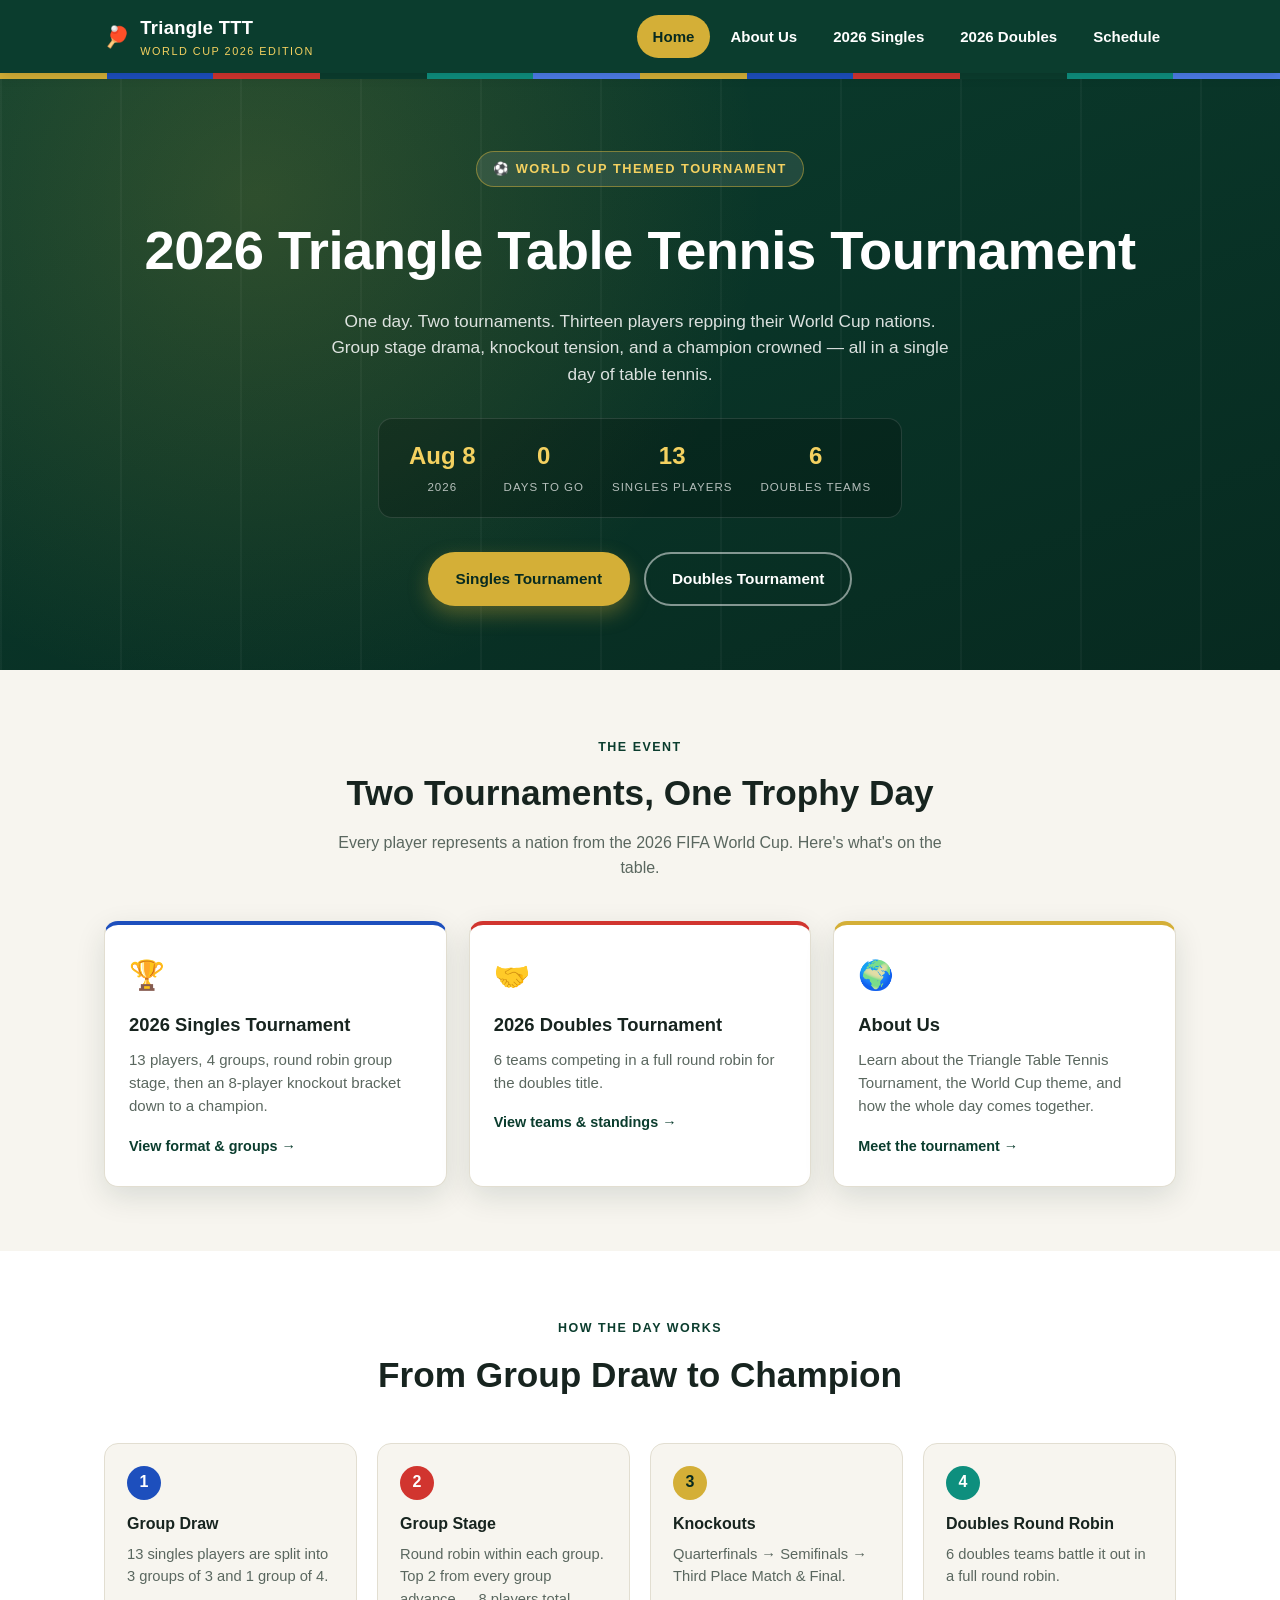
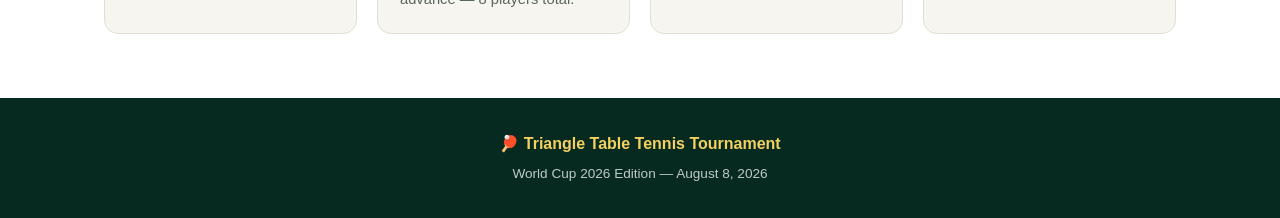
<file: index.html>
<!DOCTYPE html>
<html lang="en">
<head>
<meta charset="UTF-8" />
<meta name="viewport" content="width=device-width, initial-scale=1.0" />
<title>Triangle Table Tennis Tournament 2026</title>
<meta name="description" content="The 2026 Triangle Table Tennis Tournament — a World Cup themed day of singles and doubles table tennis on August 8, 2026." />
<link rel="stylesheet" href="assets/style.css?v=20260807d" />
</head>
<body>

<header class="site-header">
  <div class="nav-wrap">
    <div class="brand">
      <span class="ball">🏓</span>
      <div>
        Triangle TTT
        <small>World Cup 2026 Edition</small>
      </div>
    </div>
    <button class="nav-toggle" aria-label="Toggle navigation">☰</button>
    <nav class="nav-links">
      <a href="index.html" class="active">Home</a>
      <a href="about.html">About Us</a>
      <a href="singles.html">2026 Singles</a>
      <a href="doubles.html">2026 Doubles</a>
      <a href="schedule.html">Schedule</a>
    </nav>
  </div>
</header>
<div class="flag-ribbon"><span></span><span></span><span></span><span></span><span></span><span></span><span></span><span></span><span></span><span></span><span></span><span></span></div>

<section class="hero">
  <div class="hero-inner">
    <span class="eyebrow">⚽ World Cup Themed Tournament</span>
    <h1>2026 Triangle Table Tennis Tournament</h1>
    <p class="lead">
      One day. Two tournaments. Thirteen players repping their World Cup nations.
      Group stage drama, knockout tension, and a champion crowned — all in a single day of table tennis.
    </p>

    <div class="hero-date">
      <div class="stat">
        <span class="num">Aug 8</span>
        <span class="label">2026</span>
      </div>
      <div class="stat">
        <span class="num" data-countdown-days>—</span>
        <span class="label">Days To Go</span>
      </div>
      <div class="stat">
        <span class="num">13</span>
        <span class="label">Singles Players</span>
      </div>
      <div class="stat">
        <span class="num">6</span>
        <span class="label">Doubles Teams</span>
      </div>
    </div>

    <div class="hero-actions">
      <a href="singles.html" class="btn btn-gold">Singles Tournament</a>
      <a href="doubles.html" class="btn btn-outline">Doubles Tournament</a>
    </div>
  </div>
</section>

<section class="section">
  <div class="container">
    <div class="section-head">
      <span class="tag">The Event</span>
      <h2>Two Tournaments, One Trophy Day</h2>
      <p>Every player represents a nation from the 2026 FIFA World Cup. Here's what's on the table.</p>
    </div>

    <div class="card-grid">
      <div class="card">
        <span class="icon">🏆</span>
        <h3>2026 Singles Tournament</h3>
        <p>13 players, 4 groups, round robin group stage, then an 8-player knockout bracket down to a champion.</p>
        <a href="singles.html" class="card-link">View format &amp; groups</a>
      </div>
      <div class="card">
        <span class="icon">🤝</span>
        <h3>2026 Doubles Tournament</h3>
        <p>6 teams competing in a full round robin for the doubles title.</p>
        <a href="doubles.html" class="card-link">View teams &amp; standings</a>
      </div>
      <div class="card">
        <span class="icon">🌍</span>
        <h3>About Us</h3>
        <p>Learn about the Triangle Table Tennis Tournament, the World Cup theme, and how the whole day comes together.</p>
        <a href="about.html" class="card-link">Meet the tournament</a>
      </div>
    </div>
  </div>
</section>

<section class="section alt">
  <div class="container">
    <div class="section-head">
      <span class="tag">How The Day Works</span>
      <h2>From Group Draw to Champion</h2>
    </div>
    <div class="steps">
      <div class="step">
        <span class="step-num">1</span>
        <h4>Group Draw</h4>
        <p>13 singles players are split into 3 groups of 3 and 1 group of 4.</p>
      </div>
      <div class="step">
        <span class="step-num">2</span>
        <h4>Group Stage</h4>
        <p>Round robin within each group. Top 2 from every group advance — 8 players total.</p>
      </div>
      <div class="step">
        <span class="step-num">3</span>
        <h4>Knockouts</h4>
        <p>Quarterfinals → Semifinals → Third Place Match &amp; Final.</p>
      </div>
      <div class="step">
        <span class="step-num">4</span>
        <h4>Doubles Round Robin</h4>
        <p>6 doubles teams battle it out in a full round robin.</p>
      </div>
    </div>
  </div>
</section>

<footer class="site-footer">
  <div class="foot-brand">🏓 Triangle Table Tennis Tournament</div>
  <div>World Cup 2026 Edition — August 8, 2026</div>
</footer>

<script src="assets/script.js?v=20260807d"></script>
</body>
</html>
</file>
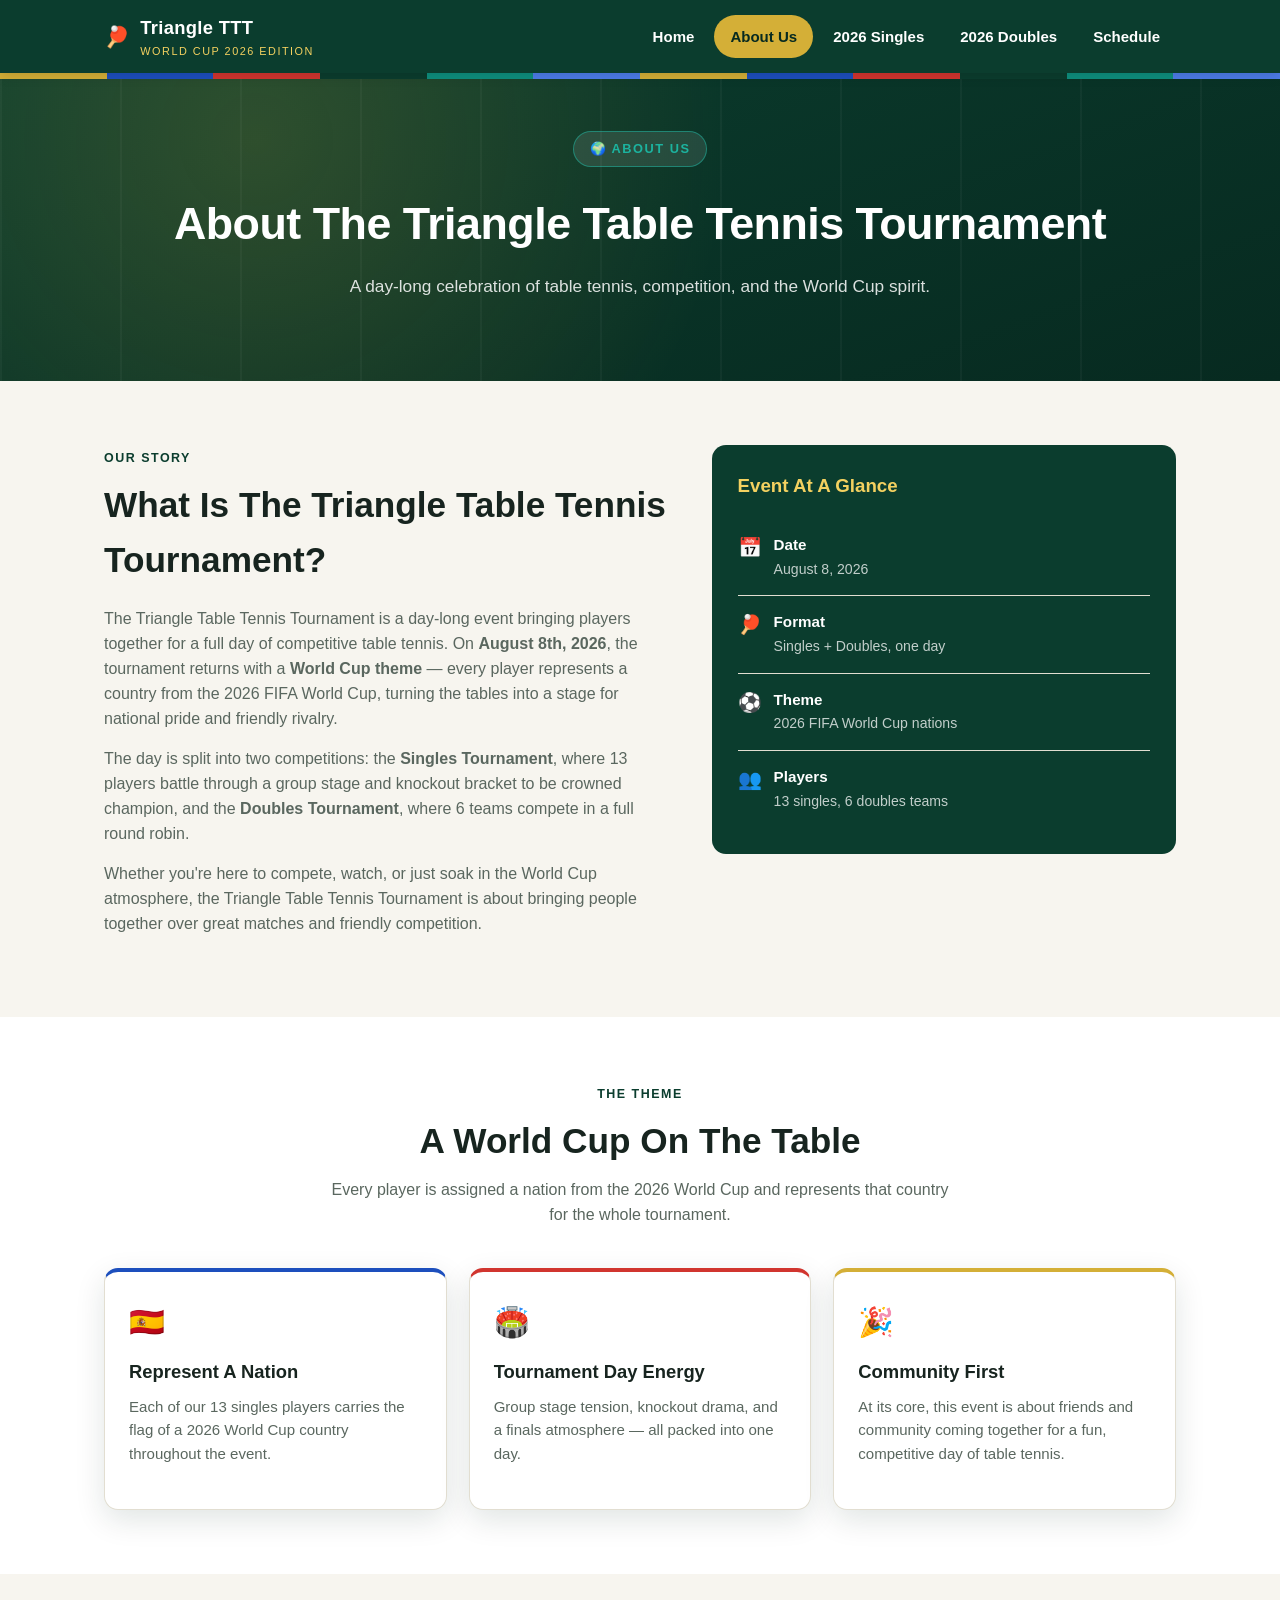
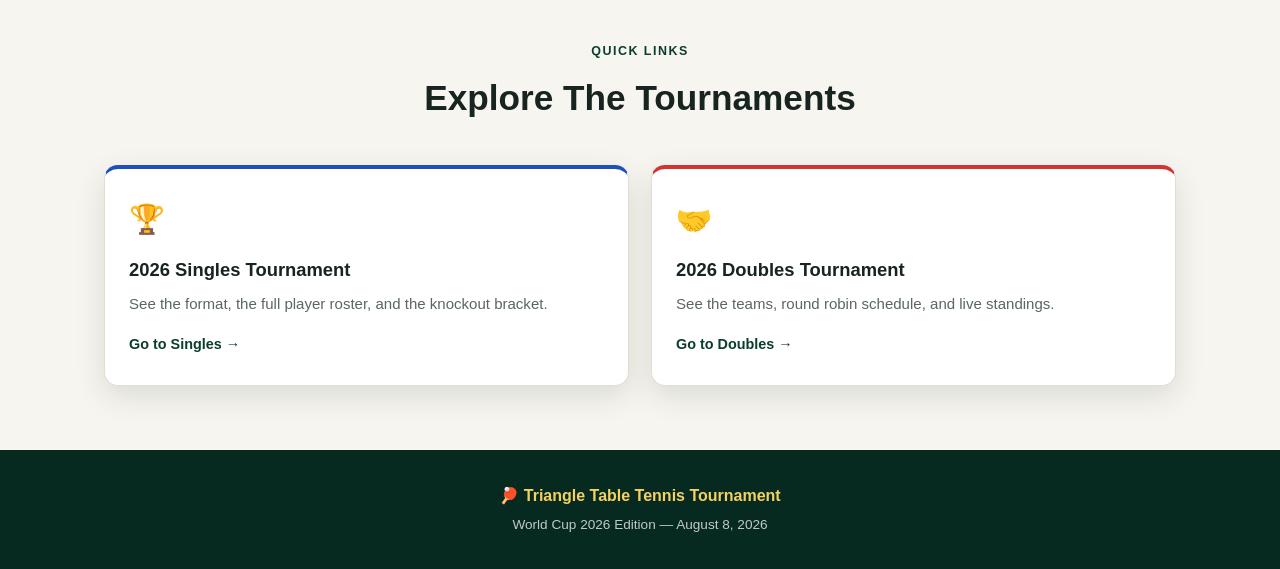
<file: about.html>
<!DOCTYPE html>
<html lang="en">
<head>
<meta charset="UTF-8" />
<meta name="viewport" content="width=device-width, initial-scale=1.0" />
<title>About Us — Triangle Table Tennis Tournament</title>
<meta name="description" content="About the 2026 Triangle Table Tennis Tournament — a World Cup themed day of singles and doubles table tennis." />
<link rel="stylesheet" href="assets/style.css?v=20260807d" />
</head>
<body>

<header class="site-header">
  <div class="nav-wrap">
    <div class="brand">
      <span class="ball">🏓</span>
      <div>
        Triangle TTT
        <small>World Cup 2026 Edition</small>
      </div>
    </div>
    <button class="nav-toggle" aria-label="Toggle navigation">☰</button>
    <nav class="nav-links">
      <a href="index.html">Home</a>
      <a href="about.html" class="active">About Us</a>
      <a href="singles.html">2026 Singles</a>
      <a href="doubles.html">2026 Doubles</a>
      <a href="schedule.html">Schedule</a>
    </nav>
  </div>
</header>
<div class="flag-ribbon"><span></span><span></span><span></span><span></span><span></span><span></span><span></span><span></span><span></span><span></span><span></span><span></span></div>

<section class="hero" style="padding: 52px 24px;">
  <div class="hero-inner">
    <span class="eyebrow eyebrow-teal">🌍 About Us</span>
    <h1 style="font-size: clamp(1.8rem, 4vw, 2.8rem);">About The Triangle Table Tennis Tournament</h1>
    <p class="lead">A day-long celebration of table tennis, competition, and the World Cup spirit.</p>
  </div>
</section>

<section class="section">
  <div class="container">
    <div class="about-grid">
      <div>
        <div class="section-head" style="text-align: left; margin: 0 0 20px;">
          <span class="tag">Our Story</span>
          <h2>What Is The Triangle Table Tennis Tournament?</h2>
        </div>
        <p style="color: var(--muted); margin-bottom: 16px;">
          The Triangle Table Tennis Tournament is a day-long event bringing players together for a full
          day of competitive table tennis. On <strong>August 8th, 2026</strong>, the tournament returns with
          a <strong>World Cup theme</strong> — every player represents a country from the 2026 FIFA World Cup,
          turning the tables into a stage for national pride and friendly rivalry.
        </p>
        <p style="color: var(--muted); margin-bottom: 16px;">
          The day is split into two competitions: the <strong>Singles Tournament</strong>, where 13 players
          battle through a group stage and knockout bracket to be crowned champion, and the
          <strong>Doubles Tournament</strong>, where 6 teams compete in a full round robin.
        </p>
        <p style="color: var(--muted);">
          Whether you're here to compete, watch, or just soak in the World Cup atmosphere, the Triangle
          Table Tennis Tournament is about bringing people together over great matches and friendly competition.
        </p>
      </div>

      <div class="side-card">
        <h3>Event At A Glance</h3>
        <ul class="info-list" style="margin-top: 12px;">
          <li>
            <span class="ico">📅</span>
            <div><strong style="color: var(--white);">Date</strong><span class="detail" style="color: rgba(255,255,255,0.75);">August 8, 2026</span></div>
          </li>
          <li>
            <span class="ico">🏓</span>
            <div><strong style="color: var(--white);">Format</strong><span class="detail" style="color: rgba(255,255,255,0.75);">Singles + Doubles, one day</span></div>
          </li>
          <li>
            <span class="ico">⚽</span>
            <div><strong style="color: var(--white);">Theme</strong><span class="detail" style="color: rgba(255,255,255,0.75);">2026 FIFA World Cup nations</span></div>
          </li>
          <li>
            <span class="ico">👥</span>
            <div><strong style="color: var(--white);">Players</strong><span class="detail" style="color: rgba(255,255,255,0.75);">13 singles, 6 doubles teams</span></div>
          </li>
        </ul>
      </div>
    </div>
  </div>
</section>

<section class="section alt">
  <div class="container">
    <div class="section-head">
      <span class="tag">The Theme</span>
      <h2>A World Cup On The Table</h2>
      <p>Every player is assigned a nation from the 2026 World Cup and represents that country for the whole tournament.</p>
    </div>
    <div class="card-grid">
      <div class="card">
        <span class="icon">🇪🇸</span>
        <h3>Represent A Nation</h3>
        <p>Each of our 13 singles players carries the flag of a 2026 World Cup country throughout the event.</p>
      </div>
      <div class="card">
        <span class="icon">🏟️</span>
        <h3>Tournament Day Energy</h3>
        <p>Group stage tension, knockout drama, and a finals atmosphere — all packed into one day.</p>
      </div>
      <div class="card">
        <span class="icon">🎉</span>
        <h3>Community First</h3>
        <p>At its core, this event is about friends and community coming together for a fun, competitive day of table tennis.</p>
      </div>
    </div>
  </div>
</section>

<section class="section">
  <div class="container">
    <div class="section-head">
      <span class="tag">Quick Links</span>
      <h2>Explore The Tournaments</h2>
    </div>
    <div class="card-grid">
      <div class="card">
        <span class="icon">🏆</span>
        <h3>2026 Singles Tournament</h3>
        <p>See the format, the full player roster, and the knockout bracket.</p>
        <a href="singles.html" class="card-link">Go to Singles</a>
      </div>
      <div class="card">
        <span class="icon">🤝</span>
        <h3>2026 Doubles Tournament</h3>
        <p>See the teams, round robin schedule, and live standings.</p>
        <a href="doubles.html" class="card-link">Go to Doubles</a>
      </div>
    </div>
  </div>
</section>

<footer class="site-footer">
  <div class="foot-brand">🏓 Triangle Table Tennis Tournament</div>
  <div>World Cup 2026 Edition — August 8, 2026</div>
</footer>

<script src="assets/script.js?v=20260807d"></script>
</body>
</html>
</file>
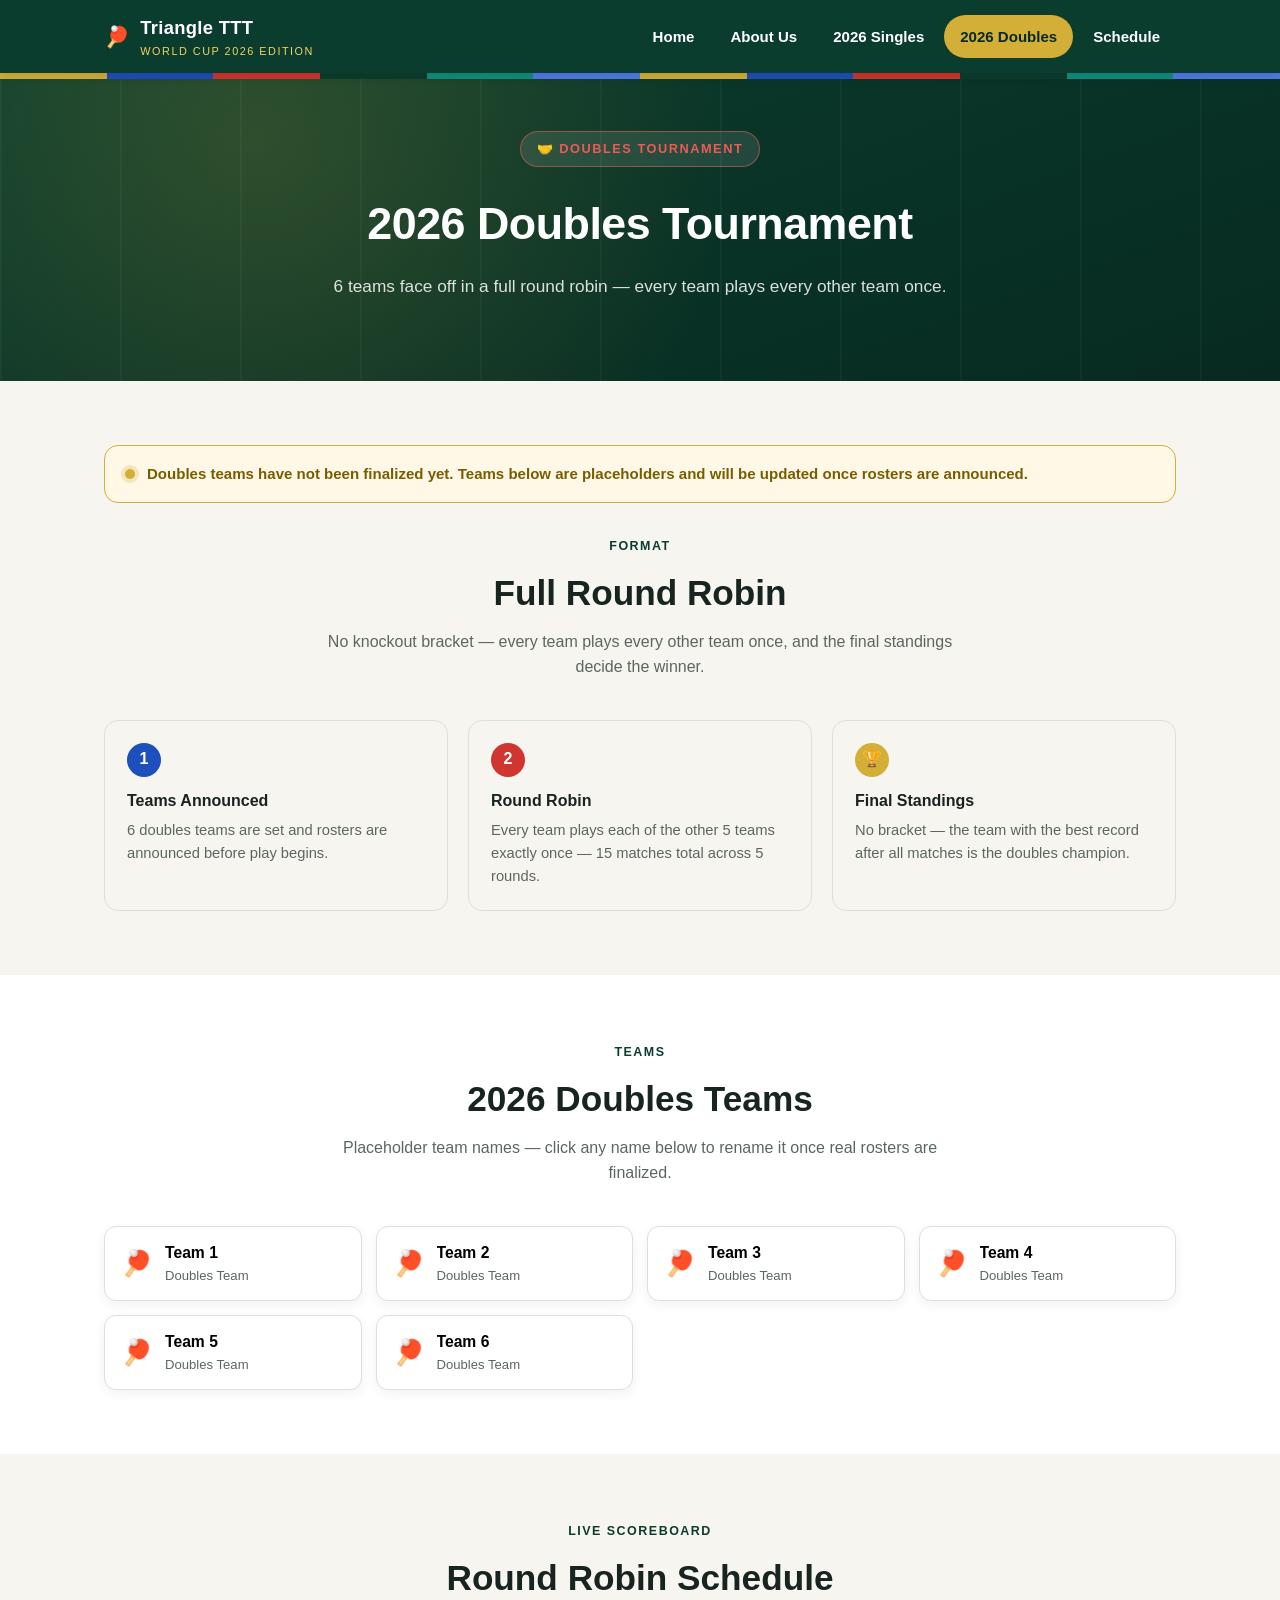
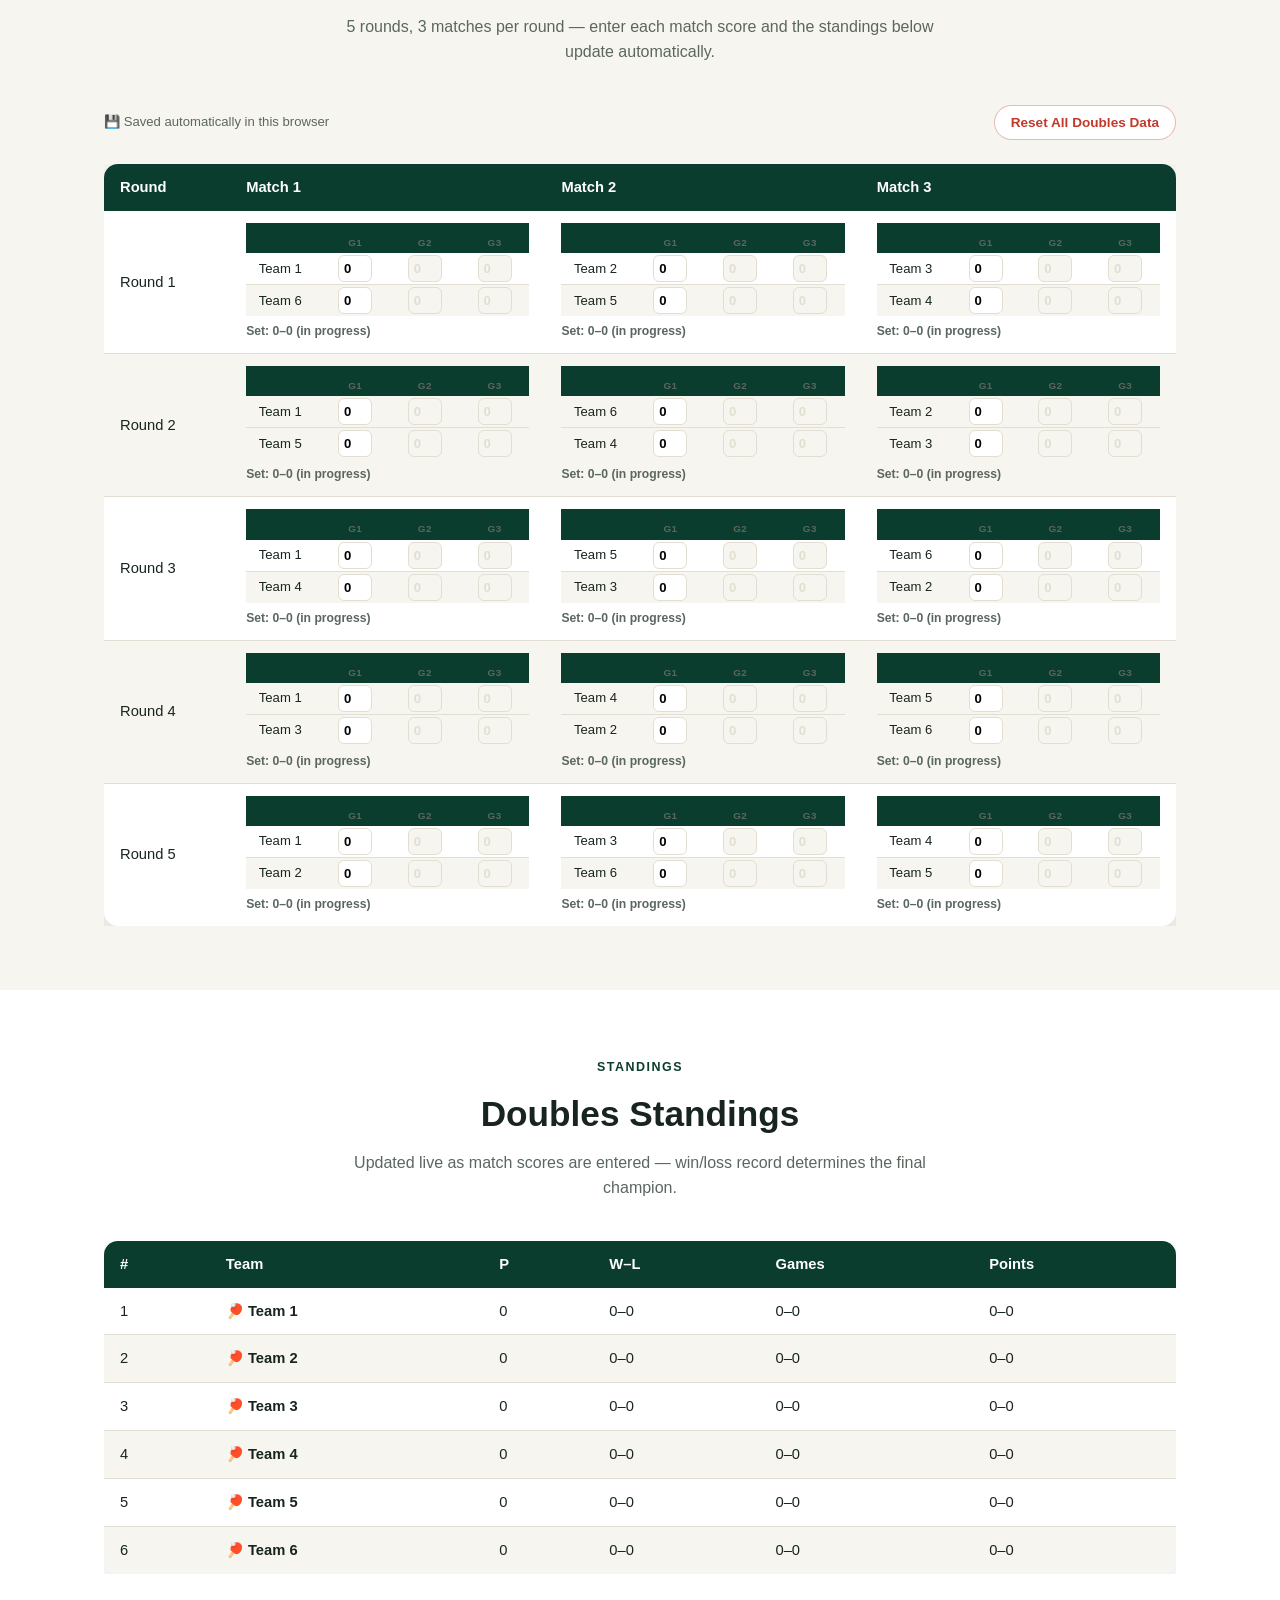
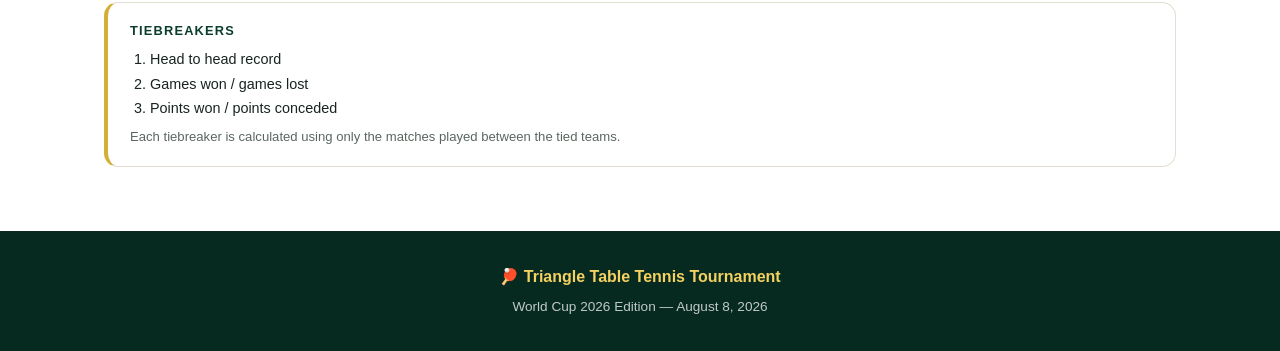
<file: doubles.html>
<!DOCTYPE html>
<html lang="en">
<head>
<meta charset="UTF-8" />
<meta name="viewport" content="width=device-width, initial-scale=1.0" />
<title>2026 Doubles Tournament — Triangle Table Tennis Tournament</title>
<meta name="description" content="2026 Triangle Table Tennis Tournament doubles round robin: 6 teams competing in a full round robin." />
<link rel="stylesheet" href="assets/style.css?v=20260807d" />
</head>
<body>

<header class="site-header">
  <div class="nav-wrap">
    <div class="brand">
      <span class="ball">🏓</span>
      <div>
        Triangle TTT
        <small>World Cup 2026 Edition</small>
      </div>
    </div>
    <button class="nav-toggle" aria-label="Toggle navigation">☰</button>
    <nav class="nav-links">
      <a href="index.html">Home</a>
      <a href="about.html">About Us</a>
      <a href="singles.html">2026 Singles</a>
      <a href="doubles.html" class="active">2026 Doubles</a>
      <a href="schedule.html">Schedule</a>
    </nav>
  </div>
</header>
<div class="flag-ribbon"><span></span><span></span><span></span><span></span><span></span><span></span><span></span><span></span><span></span><span></span><span></span><span></span></div>

<section class="hero" style="padding: 52px 24px;">
  <div class="hero-inner">
    <span class="eyebrow eyebrow-red">🤝 Doubles Tournament</span>
    <h1 style="font-size: clamp(1.8rem, 4vw, 2.8rem);">2026 Doubles Tournament</h1>
    <p class="lead">6 teams face off in a full round robin — every team plays every other team once.</p>
  </div>
</section>

<section class="section">
  <div class="container">
    <div class="pending-banner">
      <span class="dot"></span>
      Doubles teams have not been finalized yet. Teams below are placeholders and will be updated once rosters are announced.
    </div>

    <div class="section-head">
      <span class="tag">Format</span>
      <h2>Full Round Robin</h2>
      <p>No knockout bracket — every team plays every other team once, and the final standings decide the winner.</p>
    </div>

    <div class="steps">
      <div class="step">
        <span class="step-num">1</span>
        <h4>Teams Announced</h4>
        <p>6 doubles teams are set and rosters are announced before play begins.</p>
      </div>
      <div class="step">
        <span class="step-num">2</span>
        <h4>Round Robin</h4>
        <p>Every team plays each of the other 5 teams exactly once — 15 matches total across 5 rounds.</p>
      </div>
      <div class="step">
        <span class="step-num">🏆</span>
        <h4>Final Standings</h4>
        <p>No bracket — the team with the best record after all matches is the doubles champion.</p>
      </div>
    </div>
  </div>
</section>

<section class="section alt">
  <div class="container">
    <div class="section-head">
      <span class="tag">Teams</span>
      <h2>2026 Doubles Teams</h2>
      <p>Placeholder team names — click any name below to rename it once real rosters are finalized.</p>
    </div>

    <div id="teams-container"></div>
  </div>
</section>

<section class="section">
  <div class="container">
    <div class="section-head">
      <span class="tag">Live Scoreboard</span>
      <h2>Round Robin Schedule</h2>
      <p>5 rounds, 3 matches per round — enter each match score and the standings below update automatically.</p>
    </div>

    <div class="scoreboard-toolbar">
      <span class="data-note">💾 Saved automatically in this browser</span>
      <button class="btn-small danger" id="reset-doubles-btn">Reset All Doubles Data</button>
    </div>

    <div id="schedule-container"></div>
  </div>
</section>

<section class="section alt">
  <div class="container">
    <div class="section-head">
      <span class="tag">Standings</span>
      <h2>Doubles Standings</h2>
      <p>Updated live as match scores are entered — win/loss record determines the final champion.</p>
    </div>

    <div id="standings-container"></div>

    <div class="tiebreak-note">
      <strong>Tiebreakers</strong>
      <ol>
        <li>Head to head record</li>
        <li>Games won / games lost</li>
        <li>Points won / points conceded</li>
      </ol>
      <p>Each tiebreaker is calculated using only the matches played between the tied teams.</p>
    </div>
  </div>
</section>

<footer class="site-footer">
  <div class="foot-brand">🏓 Triangle Table Tennis Tournament</div>
  <div>World Cup 2026 Edition — August 8, 2026</div>
</footer>

<script src="assets/script.js?v=20260807d"></script>
<script src="assets/tournament-data.js?v=20260807d"></script>
<script src="assets/doubles-app.js?v=20260807d"></script>
</body>
</html>
</file>
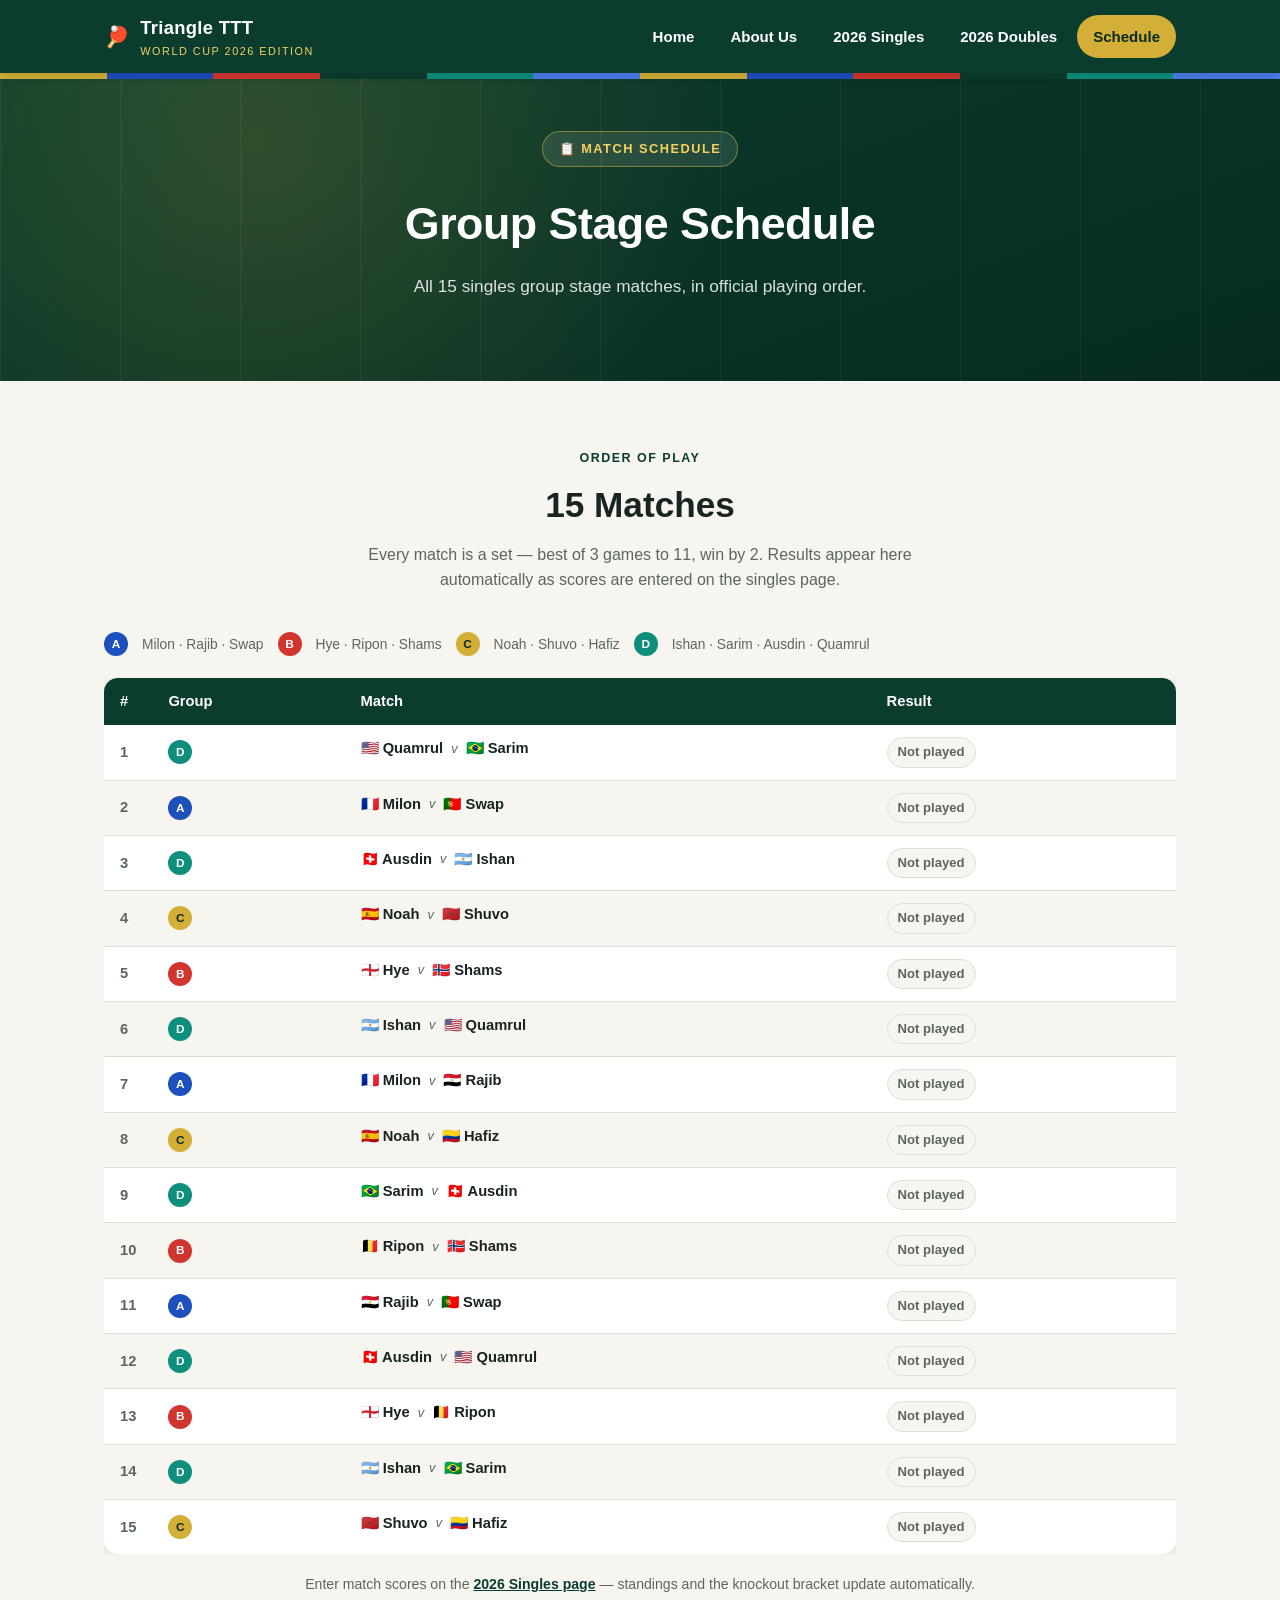
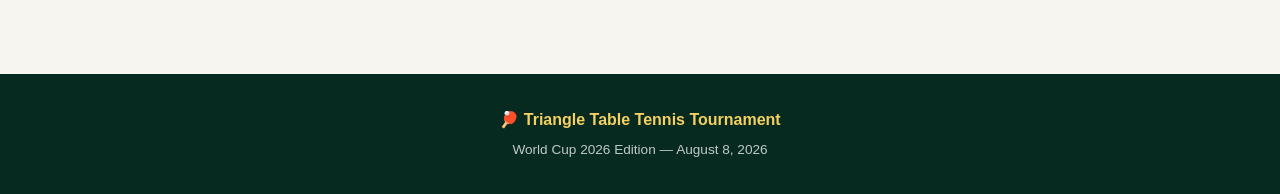
<file: schedule.html>
<!DOCTYPE html>
<html lang="en">
<head>
<meta charset="UTF-8" />
<meta name="viewport" content="width=device-width, initial-scale=1.0" />
<title>Match Schedule — Triangle Table Tennis Tournament</title>
<meta name="description" content="Official match schedule for the 2026 Triangle Table Tennis Tournament singles group stage — all 15 matches in playing order." />
<link rel="stylesheet" href="assets/style.css?v=20260807d" />
</head>
<body>

<header class="site-header">
  <div class="nav-wrap">
    <div class="brand">
      <span class="ball">🏓</span>
      <div>
        Triangle TTT
        <small>World Cup 2026 Edition</small>
      </div>
    </div>
    <button class="nav-toggle" aria-label="Toggle navigation">☰</button>
    <nav class="nav-links">
      <a href="index.html">Home</a>
      <a href="about.html">About Us</a>
      <a href="singles.html">2026 Singles</a>
      <a href="doubles.html">2026 Doubles</a>
      <a href="schedule.html" class="active">Schedule</a>
    </nav>
  </div>
</header>
<div class="flag-ribbon"><span></span><span></span><span></span><span></span><span></span><span></span><span></span><span></span><span></span><span></span><span></span><span></span></div>

<section class="hero" style="padding: 52px 24px;">
  <div class="hero-inner">
    <span class="eyebrow">📋 Match Schedule</span>
    <h1 style="font-size: clamp(1.8rem, 4vw, 2.8rem);">Group Stage Schedule</h1>
    <p class="lead">All 15 singles group stage matches, in official playing order.</p>
  </div>
</section>

<section class="section">
  <div class="container">
    <div class="section-head">
      <span class="tag">Order Of Play</span>
      <h2>15 Matches</h2>
      <p>Every match is a set — best of 3 games to 11, win by 2. Results appear here automatically as scores are entered on the singles page.</p>
    </div>

    <div class="sched-legend">
      <span class="sched-group group-a">A</span> Milon · Rajib · Swap
      <span class="sched-group group-b">B</span> Hye · Ripon · Shams
      <span class="sched-group group-c">C</span> Noah · Shuvo · Hafiz
      <span class="sched-group group-d">D</span> Ishan · Sarim · Ausdin · Quamrul
    </div>

    <div id="schedule-list"></div>

    <p class="sched-footnote">
      Enter match scores on the <a href="singles.html">2026 Singles page</a> — standings and the knockout bracket update automatically.
    </p>
  </div>
</section>

<footer class="site-footer">
  <div class="foot-brand">🏓 Triangle Table Tennis Tournament</div>
  <div>World Cup 2026 Edition — August 8, 2026</div>
</footer>

<script src="assets/script.js?v=20260807d"></script>
<script src="assets/tournament-data.js?v=20260807d"></script>
<script src="assets/schedule-app.js?v=20260807d"></script>
</body>
</html>
</file>
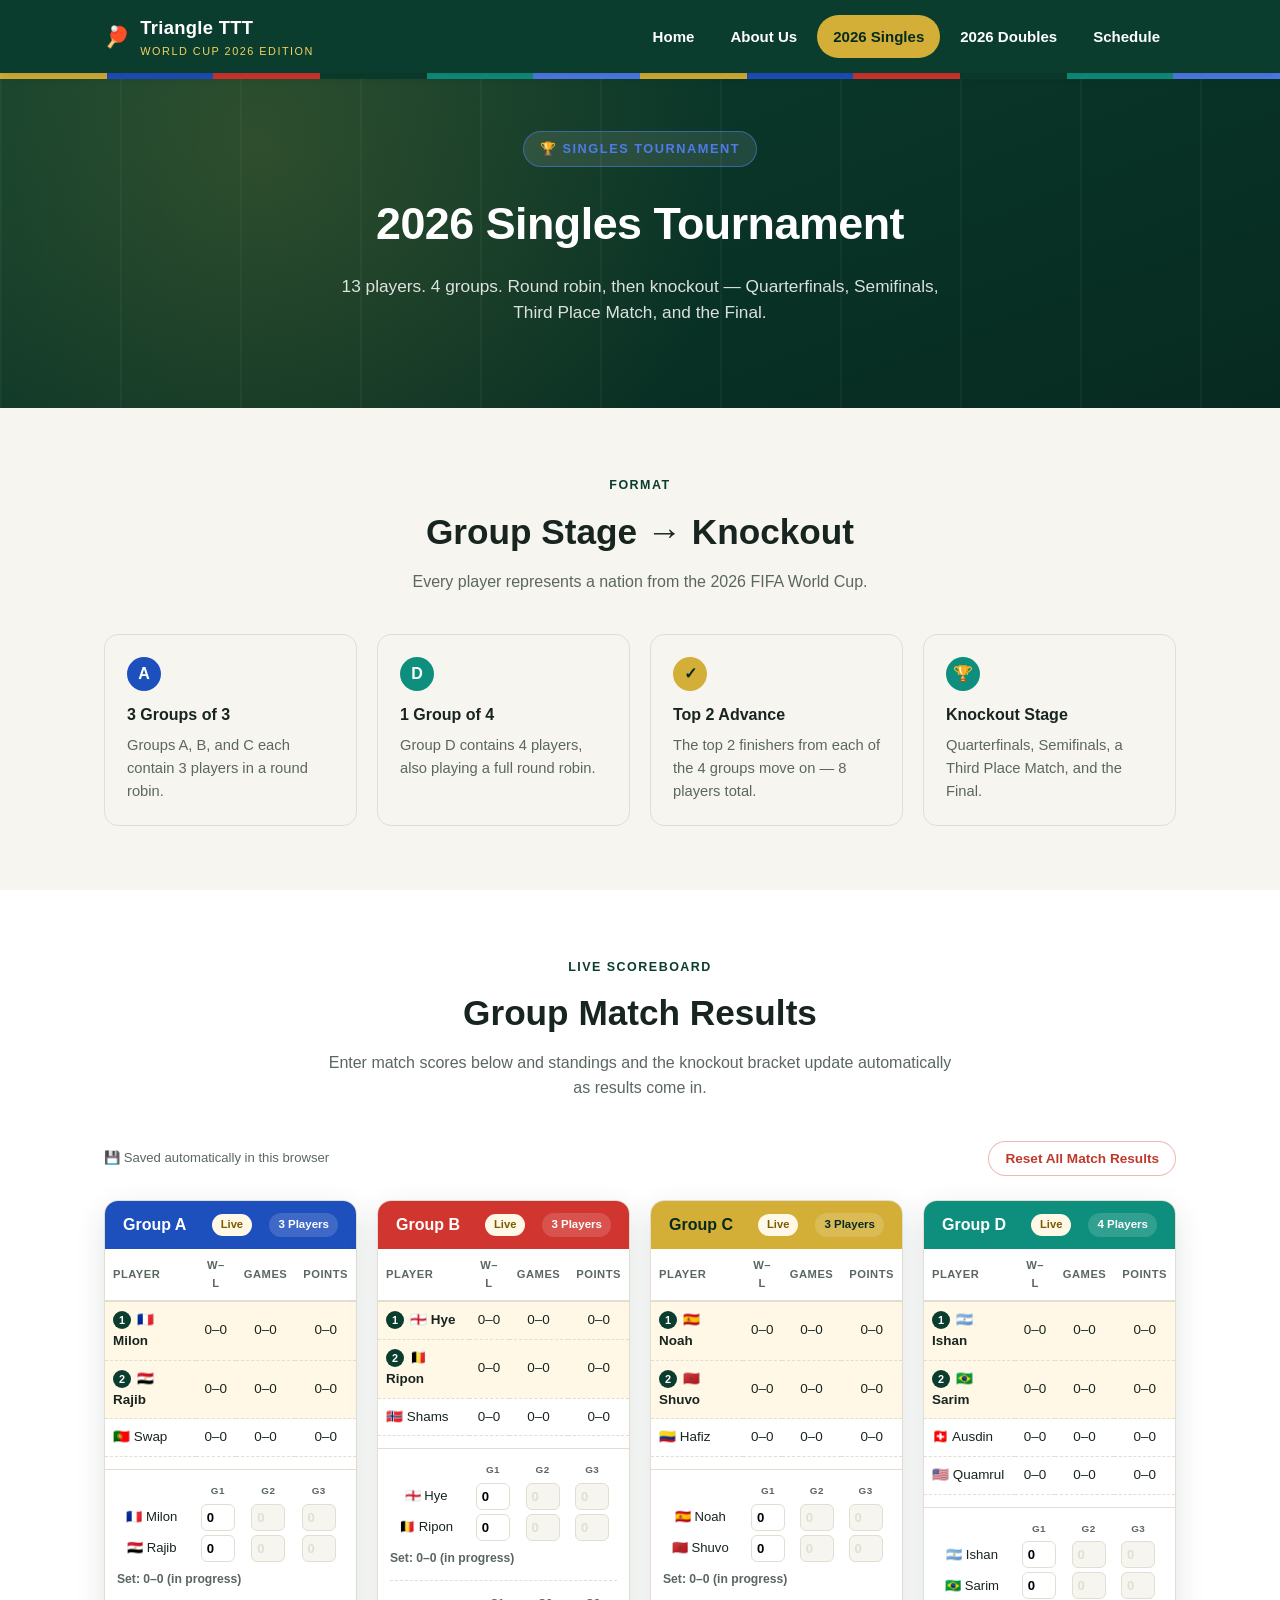
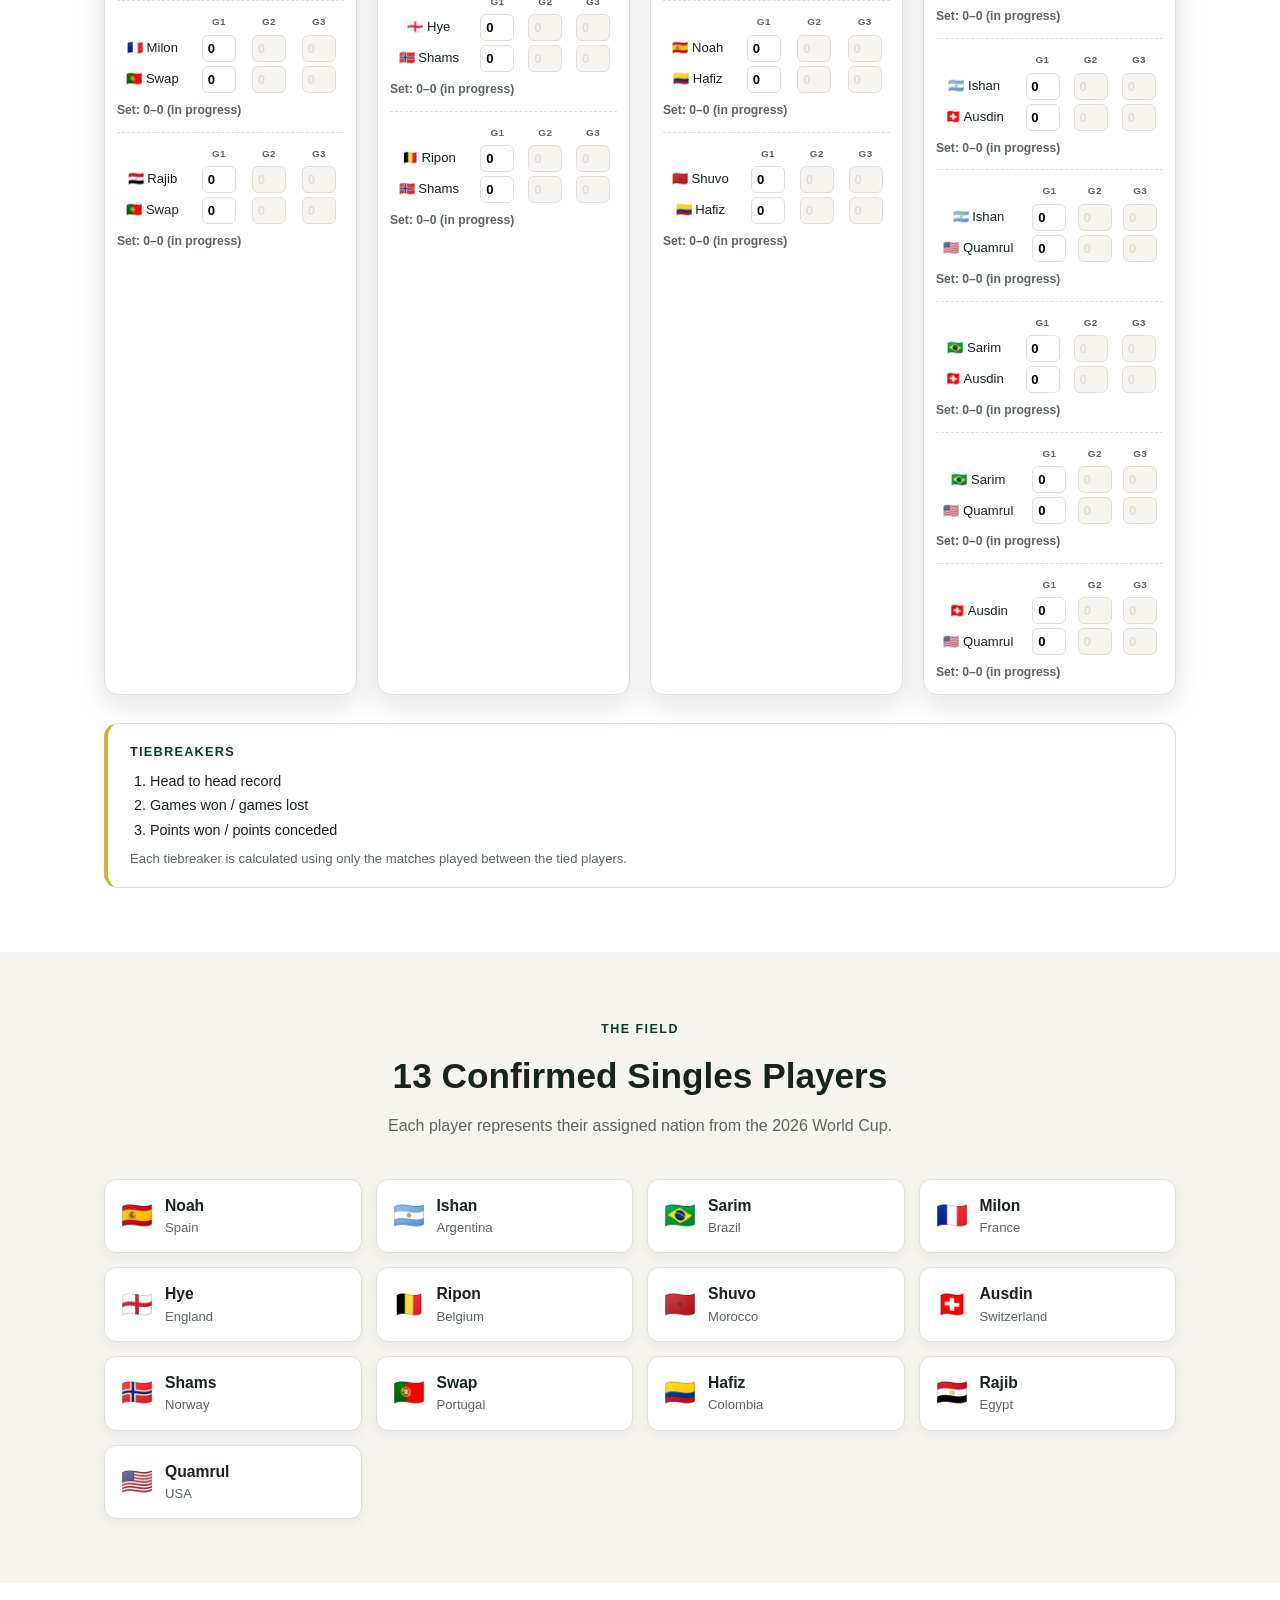
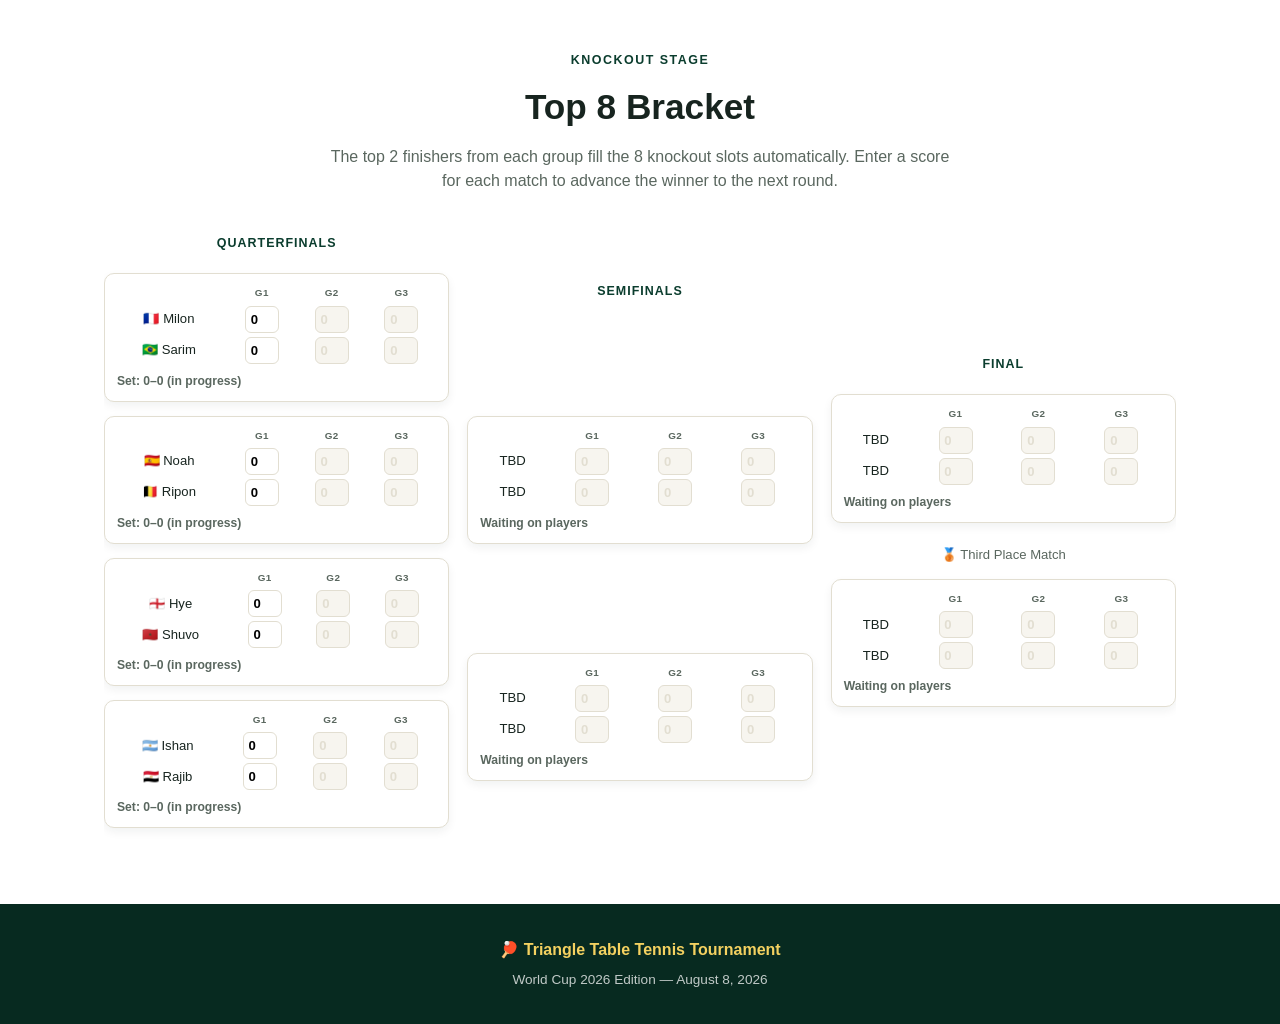
<file: singles.html>
<!DOCTYPE html>
<html lang="en">
<head>
<meta charset="UTF-8" />
<meta name="viewport" content="width=device-width, initial-scale=1.0" />
<title>2026 Singles Tournament — Triangle Table Tennis Tournament</title>
<meta name="description" content="2026 Triangle Table Tennis Tournament singles bracket: 13 players, 4 groups, round robin group stage, and an 8-player knockout." />
<link rel="stylesheet" href="assets/style.css?v=20260807d" />
</head>
<body>

<header class="site-header">
  <div class="nav-wrap">
    <div class="brand">
      <span class="ball">🏓</span>
      <div>
        Triangle TTT
        <small>World Cup 2026 Edition</small>
      </div>
    </div>
    <button class="nav-toggle" aria-label="Toggle navigation">☰</button>
    <nav class="nav-links">
      <a href="index.html">Home</a>
      <a href="about.html">About Us</a>
      <a href="singles.html" class="active">2026 Singles</a>
      <a href="doubles.html">2026 Doubles</a>
      <a href="schedule.html">Schedule</a>
    </nav>
  </div>
</header>
<div class="flag-ribbon"><span></span><span></span><span></span><span></span><span></span><span></span><span></span><span></span><span></span><span></span><span></span><span></span></div>

<section class="hero" style="padding: 52px 24px;">
  <div class="hero-inner">
    <span class="eyebrow eyebrow-blue">🏆 Singles Tournament</span>
    <h1 style="font-size: clamp(1.8rem, 4vw, 2.8rem);">2026 Singles Tournament</h1>
    <p class="lead">13 players. 4 groups. Round robin, then knockout — Quarterfinals, Semifinals, Third Place Match, and the Final.</p>
  </div>
</section>

<section class="section">
  <div class="container">
    <div class="section-head">
      <span class="tag">Format</span>
      <h2>Group Stage → Knockout</h2>
      <p>Every player represents a nation from the 2026 FIFA World Cup.</p>
    </div>
    <div class="steps">
      <div class="step">
        <span class="step-num">A</span>
        <h4>3 Groups of 3</h4>
        <p>Groups A, B, and C each contain 3 players in a round robin.</p>
      </div>
      <div class="step">
        <span class="step-num" style="background: var(--accent-teal); color: var(--white);">D</span>
        <h4>1 Group of 4</h4>
        <p>Group D contains 4 players, also playing a full round robin.</p>
      </div>
      <div class="step">
        <span class="step-num">✓</span>
        <h4>Top 2 Advance</h4>
        <p>The top 2 finishers from each of the 4 groups move on — 8 players total.</p>
      </div>
      <div class="step">
        <span class="step-num">🏆</span>
        <h4>Knockout Stage</h4>
        <p>Quarterfinals, Semifinals, a Third Place Match, and the Final.</p>
      </div>
    </div>
  </div>
</section>

<section class="section alt">
  <div class="container">
    <div class="section-head">
      <span class="tag">Live Scoreboard</span>
      <h2>Group Match Results</h2>
      <p>Enter match scores below and standings and the knockout bracket update automatically as results come in.</p>
    </div>

    <div class="scoreboard-toolbar">
      <span class="data-note">💾 Saved automatically in this browser</span>
      <button class="btn-small danger" id="reset-singles-btn">Reset All Match Results</button>
    </div>

    <div id="groups-container"></div>

    <div class="tiebreak-note">
      <strong>Tiebreakers</strong>
      <ol>
        <li>Head to head record</li>
        <li>Games won / games lost</li>
        <li>Points won / points conceded</li>
      </ol>
      <p>Each tiebreaker is calculated using only the matches played between the tied players.</p>
    </div>
  </div>
</section>

<section class="section">
  <div class="container">
    <div class="section-head">
      <span class="tag">The Field</span>
      <h2>13 Confirmed Singles Players</h2>
      <p>Each player represents their assigned nation from the 2026 World Cup.</p>
    </div>

    <div class="roster-grid">
      <div class="player-chip"><span class="flag">🇪🇸</span><div><div class="name">Noah</div><div class="country">Spain</div></div></div>
      <div class="player-chip"><span class="flag">🇦🇷</span><div><div class="name">Ishan</div><div class="country">Argentina</div></div></div>
      <div class="player-chip"><span class="flag">🇧🇷</span><div><div class="name">Sarim</div><div class="country">Brazil</div></div></div>
      <div class="player-chip"><span class="flag">🇫🇷</span><div><div class="name">Milon</div><div class="country">France</div></div></div>
      <div class="player-chip"><span class="flag">🏴󠁧󠁢󠁥󠁮󠁧󠁿</span><div><div class="name">Hye</div><div class="country">England</div></div></div>
      <div class="player-chip"><span class="flag">🇧🇪</span><div><div class="name">Ripon</div><div class="country">Belgium</div></div></div>
      <div class="player-chip"><span class="flag">🇲🇦</span><div><div class="name">Shuvo</div><div class="country">Morocco</div></div></div>
      <div class="player-chip"><span class="flag">🇨🇭</span><div><div class="name">Ausdin</div><div class="country">Switzerland</div></div></div>
      <div class="player-chip"><span class="flag">🇳🇴</span><div><div class="name">Shams</div><div class="country">Norway</div></div></div>
      <div class="player-chip"><span class="flag">🇵🇹</span><div><div class="name">Swap</div><div class="country">Portugal</div></div></div>
      <div class="player-chip"><span class="flag">🇨🇴</span><div><div class="name">Hafiz</div><div class="country">Colombia</div></div></div>
      <div class="player-chip"><span class="flag">🇪🇬</span><div><div class="name">Rajib</div><div class="country">Egypt</div></div></div>
      <div class="player-chip"><span class="flag">🇺🇸</span><div><div class="name">Quamrul</div><div class="country">USA</div></div></div>
    </div>
  </div>
</section>

<section class="section alt">
  <div class="container">
    <div class="section-head">
      <span class="tag">Knockout Stage</span>
      <h2>Top 8 Bracket</h2>
      <p>The top 2 finishers from each group fill the 8 knockout slots automatically. Enter a score for each match to advance the winner to the next round.</p>
    </div>

    <div id="bracket-container"></div>
  </div>
</section>

<footer class="site-footer">
  <div class="foot-brand">🏓 Triangle Table Tennis Tournament</div>
  <div>World Cup 2026 Edition — August 8, 2026</div>
</footer>

<script src="assets/script.js?v=20260807d"></script>
<script src="assets/tournament-data.js?v=20260807d"></script>
<script src="assets/singles-app.js?v=20260807d"></script>
</body>
</html>
</file>
<file: assets/style.css>
/* ===== Triangle Table Tennis Tournament 2026 — World Cup Theme ===== */

:root {
  --pitch-green: #0b3d2e;
  --pitch-green-dark: #072a20;
  --gold: #d4af37;
  --gold-bright: #f4d160;
  --white: #ffffff;
  --off-white: #f7f5ef;
  --ink: #17241f;
  --muted: #5a675f;
  --line: #e2ded1;
  --red-card: #c0392b;
  --shadow: 0 10px 30px rgba(7, 42, 32, 0.12);
  --radius: 14px;

  /* World Cup accent colors — used sparingly for group badges, card accents, and page eyebrows */
  --accent-blue: #1d4fbd;
  --accent-blue-bright: #4d7ce8;
  --accent-red: #d1352f;
  --accent-red-bright: #ea5c56;
  --accent-teal: #0e8f7e;
  --accent-teal-bright: #1cb39f;
}

* { box-sizing: border-box; }

html { scroll-behavior: smooth; }

body {
  margin: 0;
  font-family: "Segoe UI", Roboto, Helvetica, Arial, sans-serif;
  color: var(--ink);
  background: var(--off-white);
  line-height: 1.55;
}

a { color: inherit; text-decoration: none; }

img { max-width: 100%; display: block; }

.container {
  width: 100%;
  max-width: 1120px;
  margin: 0 auto;
  padding: 0 24px;
}

/* ===== Header / Nav ===== */

.site-header {
  background: var(--pitch-green);
  color: var(--white);
  position: sticky;
  top: 0;
  z-index: 100;
  box-shadow: 0 2px 12px rgba(0,0,0,0.15);
}

.nav-wrap {
  display: flex;
  align-items: center;
  justify-content: space-between;
  padding: 14px 24px;
  max-width: 1120px;
  margin: 0 auto;
}

.brand {
  display: flex;
  align-items: center;
  gap: 10px;
  font-weight: 800;
  font-size: 1.15rem;
  letter-spacing: 0.3px;
}

.brand .ball { font-size: 1.3rem; }

.brand small {
  display: block;
  font-weight: 500;
  font-size: 0.68rem;
  letter-spacing: 1.5px;
  color: var(--gold-bright);
  text-transform: uppercase;
}

.nav-links {
  display: flex;
  gap: 4px;
  align-items: center;
}

.nav-links a {
  padding: 10px 16px;
  border-radius: 999px;
  font-weight: 600;
  font-size: 0.94rem;
  transition: background 0.15s ease, color 0.15s ease;
}

.nav-links a:hover { background: rgba(255,255,255,0.1); }

.nav-links a.active {
  background: var(--gold);
  color: var(--pitch-green-dark);
}

.nav-toggle {
  display: none;
  background: none;
  border: none;
  color: var(--white);
  font-size: 1.6rem;
  cursor: pointer;
}

@media (max-width: 760px) {
  .nav-toggle { display: block; }
  .nav-links {
    position: absolute;
    top: 100%;
    left: 0;
    right: 0;
    background: var(--pitch-green);
    flex-direction: column;
    align-items: stretch;
    padding: 8px 16px 16px;
    display: none;
  }
  .nav-links.open { display: flex; }
  .nav-links a { padding: 12px 16px; }
}

/* ===== Flag ribbon (decorative bunting stripe) ===== */

.flag-ribbon {
  display: flex;
  height: 6px;
}

.flag-ribbon span { flex: 1; }

.flag-ribbon span:nth-child(6n+1) { background: var(--gold); }
.flag-ribbon span:nth-child(6n+2) { background: var(--accent-blue); }
.flag-ribbon span:nth-child(6n+3) { background: var(--accent-red); }
.flag-ribbon span:nth-child(6n+4) { background: var(--pitch-green); }
.flag-ribbon span:nth-child(6n+5) { background: var(--accent-teal); }
.flag-ribbon span:nth-child(6n+6) { background: var(--accent-blue-bright); }

/* ===== Hero ===== */

.hero {
  background:
    radial-gradient(circle at 20% 20%, rgba(212,175,55,0.18), transparent 45%),
    linear-gradient(160deg, var(--pitch-green) 0%, var(--pitch-green-dark) 100%);
  color: var(--white);
  padding: 72px 24px 64px;
  position: relative;
  overflow: hidden;
}

.hero::after {
  content: "";
  position: absolute;
  inset: 0;
  background-image:
    repeating-linear-gradient(90deg, rgba(255,255,255,0.035) 0 2px, transparent 2px 120px);
  pointer-events: none;
}

.hero-inner {
  max-width: 1120px;
  margin: 0 auto;
  position: relative;
  z-index: 1;
  text-align: center;
}

.eyebrow {
  display: inline-flex;
  align-items: center;
  gap: 8px;
  background: rgba(255,255,255,0.1);
  border: 1px solid rgba(212,175,55,0.5);
  color: var(--gold-bright);
  font-weight: 700;
  font-size: 0.8rem;
  letter-spacing: 1.5px;
  text-transform: uppercase;
  padding: 7px 16px;
  border-radius: 999px;
  margin-bottom: 22px;
}

.eyebrow-blue { border-color: rgba(77,124,232,0.55); color: var(--accent-blue-bright); }
.eyebrow-red { border-color: rgba(234,92,86,0.55); color: var(--accent-red-bright); }
.eyebrow-teal { border-color: rgba(28,179,159,0.55); color: var(--accent-teal-bright); }

.hero h1 {
  font-size: clamp(2rem, 5vw, 3.4rem);
  margin: 0 0 14px;
  font-weight: 800;
  letter-spacing: -0.5px;
}

.hero p.lead {
  max-width: 640px;
  margin: 0 auto 30px;
  color: rgba(255,255,255,0.85);
  font-size: 1.08rem;
}

.hero-date {
  display: inline-flex;
  gap: 28px;
  flex-wrap: wrap;
  justify-content: center;
  background: rgba(0,0,0,0.2);
  border: 1px solid rgba(255,255,255,0.12);
  border-radius: var(--radius);
  padding: 18px 30px;
  margin-bottom: 34px;
}

.hero-date .stat { text-align: center; }

.hero-date .stat .num {
  display: block;
  font-size: 1.5rem;
  font-weight: 800;
  color: var(--gold-bright);
}

.hero-date .stat .label {
  font-size: 0.72rem;
  text-transform: uppercase;
  letter-spacing: 1px;
  color: rgba(255,255,255,0.7);
}

.hero-actions {
  display: flex;
  gap: 14px;
  justify-content: center;
  flex-wrap: wrap;
}

.btn {
  display: inline-block;
  padding: 13px 26px;
  border-radius: 999px;
  font-weight: 700;
  font-size: 0.96rem;
  transition: transform 0.15s ease, box-shadow 0.15s ease;
  border: 2px solid transparent;
}

.btn:hover { transform: translateY(-2px); }

.btn-gold {
  background: var(--gold);
  color: var(--pitch-green-dark);
  box-shadow: 0 8px 20px rgba(212,175,55,0.35);
}

.btn-outline {
  background: transparent;
  border-color: rgba(255,255,255,0.5);
  color: var(--white);
}

/* ===== Sections ===== */

.section { padding: 64px 0; }
.section.alt { background: var(--white); }

.section-head {
  text-align: center;
  max-width: 640px;
  margin: 0 auto 40px;
}

.section-head .tag {
  color: var(--pitch-green);
  font-weight: 700;
  font-size: 0.78rem;
  text-transform: uppercase;
  letter-spacing: 1.5px;
}

.section-head h2 {
  font-size: clamp(1.6rem, 3vw, 2.2rem);
  margin: 8px 0 10px;
  font-weight: 800;
}

.section-head p { color: var(--muted); margin: 0; }

/* ===== Cards grid (home quick links) ===== */

.card-grid {
  display: grid;
  grid-template-columns: repeat(auto-fit, minmax(230px, 1fr));
  gap: 22px;
}

.card {
  background: var(--white);
  border: 1px solid var(--line);
  border-top: 4px solid var(--pitch-green);
  border-radius: var(--radius);
  padding: 28px 24px;
  box-shadow: var(--shadow);
  transition: transform 0.18s ease, box-shadow 0.18s ease;
}

.card:hover { transform: translateY(-4px); }

.card-grid .card:nth-child(3n+1) { border-top-color: var(--accent-blue); }
.card-grid .card:nth-child(3n+2) { border-top-color: var(--accent-red); }
.card-grid .card:nth-child(3n+3) { border-top-color: var(--gold); }

.card .icon {
  font-size: 1.8rem;
  margin-bottom: 14px;
  display: inline-block;
}

.card h3 { margin: 0 0 8px; font-size: 1.15rem; font-weight: 800; }
.card p { margin: 0 0 16px; color: var(--muted); font-size: 0.94rem; }

.card .card-link {
  font-weight: 700;
  color: var(--pitch-green);
  font-size: 0.9rem;
}

.card .card-link::after { content: " →"; }

/* ===== Format steps ===== */

.steps {
  display: grid;
  grid-template-columns: repeat(auto-fit, minmax(200px, 1fr));
  gap: 20px;
}

.step {
  background: var(--off-white);
  border: 1px solid var(--line);
  border-radius: var(--radius);
  padding: 22px;
}

.step .step-num {
  width: 34px;
  height: 34px;
  border-radius: 50%;
  background: var(--pitch-green);
  color: var(--gold-bright);
  display: flex;
  align-items: center;
  justify-content: center;
  font-weight: 800;
  margin-bottom: 12px;
}

.steps .step:nth-child(4n+1) .step-num { background: var(--accent-blue); color: var(--white); }
.steps .step:nth-child(4n+2) .step-num { background: var(--accent-red); color: var(--white); }
.steps .step:nth-child(4n+3) .step-num { background: var(--gold); color: var(--pitch-green-dark); }
.steps .step:nth-child(4n+4) .step-num { background: var(--accent-teal); color: var(--white); }

.step h4 { margin: 0 0 6px; font-size: 1rem; }
.step p { margin: 0; color: var(--muted); font-size: 0.92rem; }

/* ===== Roster / participant list ===== */

.roster-grid {
  display: grid;
  grid-template-columns: repeat(auto-fill, minmax(220px, 1fr));
  gap: 14px;
}

.player-chip {
  display: flex;
  align-items: center;
  gap: 12px;
  background: var(--white);
  border: 1px solid var(--line);
  border-radius: 12px;
  padding: 14px 16px;
  box-shadow: 0 4px 12px rgba(7,42,32,0.06);
}

.player-chip .flag { font-size: 1.6rem; }

.player-chip .name { font-weight: 700; font-size: 0.98rem; }
.player-chip .country { font-size: 0.82rem; color: var(--muted); }

/* ===== Groups ===== */

.group-grid {
  display: grid;
  grid-template-columns: repeat(auto-fit, minmax(240px, 1fr));
  gap: 20px;
}

.group-card {
  background: var(--white);
  border: 1px solid var(--line);
  border-radius: var(--radius);
  overflow: hidden;
  box-shadow: var(--shadow);
}

.group-card .group-head {
  background: var(--pitch-green);
  color: var(--white);
  padding: 12px 18px;
  font-weight: 800;
  display: flex;
  justify-content: space-between;
  align-items: center;
}

.group-card .group-head.group-head-a { background: var(--accent-blue); }
.group-card .group-head.group-head-b { background: var(--accent-red); }
.group-card .group-head.group-head-c { background: var(--gold); color: var(--pitch-green-dark); }
.group-card .group-head.group-head-d { background: var(--accent-teal); }

.group-card .group-head .count {
  font-size: 0.72rem;
  background: rgba(255,255,255,0.15);
  padding: 3px 9px;
  border-radius: 999px;
  font-weight: 700;
}

.group-card ul {
  list-style: none;
  margin: 0;
  padding: 8px;
}

.group-card li {
  padding: 12px 12px;
  border-radius: 8px;
  font-size: 0.92rem;
  color: var(--muted);
  border-bottom: 1px dashed var(--line);
  font-style: italic;
}

.group-card li:last-child { border-bottom: none; }

.pending-banner {
  display: flex;
  align-items: center;
  gap: 12px;
  background: #fff8e6;
  border: 1px solid var(--gold);
  color: #7a5c00;
  border-radius: var(--radius);
  padding: 16px 20px;
  font-weight: 600;
  font-size: 0.94rem;
  margin-bottom: 30px;
}

.pending-banner .dot {
  width: 10px;
  height: 10px;
  border-radius: 50%;
  background: var(--gold);
  flex-shrink: 0;
  box-shadow: 0 0 0 4px rgba(212,175,55,0.25);
}

/* ===== Bracket ===== */

.bracket {
  display: flex;
  gap: 18px;
  overflow-x: auto;
  padding-bottom: 12px;
}

.bracket-round {
  min-width: 224px;
  display: flex;
  flex-direction: column;
  justify-content: space-around;
  gap: 14px;
  flex: 1;
}

.bracket-round h4 {
  text-align: center;
  font-size: 0.78rem;
  text-transform: uppercase;
  letter-spacing: 1px;
  color: var(--pitch-green);
  margin: 0 0 6px;
}

.match-box {
  background: var(--white);
  border: 1px solid var(--line);
  border-radius: 10px;
  padding: 10px 12px;
  box-shadow: 0 4px 10px rgba(7,42,32,0.06);
}

.bracket-round.final-round { justify-content: center; }

.match-box.highlight {
  border-color: var(--gold);
  box-shadow: 0 0 0 2px rgba(212,175,55,0.25);
}

.third-place-note {
  text-align: center;
  font-size: 0.82rem;
  color: var(--muted);
  margin-top: 8px;
}

/* ===== Tables (doubles standings / schedule) ===== */

.table-wrap { overflow-x: auto; }

table.tt-table {
  width: 100%;
  border-collapse: collapse;
  background: var(--white);
  border-radius: var(--radius);
  overflow: hidden;
  box-shadow: var(--shadow);
  min-width: 480px;
}

table.tt-table thead {
  background: var(--pitch-green);
  color: var(--white);
}

table.tt-table th, table.tt-table td {
  padding: 12px 16px;
  text-align: left;
  font-size: 0.92rem;
}

table.tt-table tbody tr:nth-child(even) { background: var(--off-white); }
table.tt-table tbody tr:not(:last-child) { border-bottom: 1px solid var(--line); }

.team-chip { display: flex; gap: 8px; align-items: center; font-weight: 700; }

/* ===== About page specifics ===== */

.about-grid {
  display: grid;
  grid-template-columns: 1.1fr 0.9fr;
  gap: 40px;
  align-items: start;
}

@media (max-width: 800px) {
  .about-grid { grid-template-columns: 1fr; }
}

.info-list { list-style: none; margin: 0; padding: 0; }

.info-list li {
  display: flex;
  gap: 12px;
  padding: 14px 0;
  border-bottom: 1px solid var(--line);
}

.info-list li:last-child { border-bottom: none; }

.info-list .ico { font-size: 1.2rem; }
.info-list strong { display: block; font-size: 0.95rem; }
.info-list span.detail { color: var(--muted); font-size: 0.88rem; }

.side-card {
  background: var(--pitch-green);
  color: var(--white);
  border-radius: var(--radius);
  padding: 26px;
}

.side-card h3 { margin-top: 0; color: var(--gold-bright); }
.side-card p { color: rgba(255,255,255,0.85); font-size: 0.94rem; }

/* ===== Footer ===== */

.site-footer {
  background: var(--pitch-green-dark);
  color: rgba(255,255,255,0.75);
  padding: 34px 24px;
  text-align: center;
  font-size: 0.85rem;
}

.site-footer .foot-brand {
  color: var(--gold-bright);
  font-weight: 800;
  margin-bottom: 6px;
  font-size: 1rem;
}

.legend {
  display: flex;
  gap: 18px;
  flex-wrap: wrap;
  justify-content: center;
  margin-top: 10px;
  font-size: 0.82rem;
  color: var(--muted);
}

.legend span { display: inline-flex; align-items: center; gap: 6px; }

/* ===== Interactive Scoreboard ===== */

.scoreboard-toolbar {
  display: flex;
  justify-content: space-between;
  align-items: center;
  flex-wrap: wrap;
  gap: 12px;
  margin-bottom: 24px;
}

.data-note {
  font-size: 0.82rem;
  color: var(--muted);
  display: flex;
  align-items: center;
  gap: 6px;
}

.btn-small {
  display: inline-flex;
  align-items: center;
  gap: 6px;
  padding: 9px 16px;
  border-radius: 999px;
  font-weight: 700;
  font-size: 0.85rem;
  border: 1px solid var(--line);
  background: var(--white);
  color: var(--ink);
  cursor: pointer;
  transition: background 0.15s ease, border-color 0.15s ease;
}

.btn-small:hover { background: var(--off-white); }

.btn-small.danger {
  color: var(--red-card);
  border-color: rgba(192,57,43,0.35);
}

.btn-small.danger:hover { background: #fdf1ef; }

.btn-small:disabled {
  opacity: 0.5;
  cursor: not-allowed;
}

/* Standings table inside group cards */

table.standings-mini {
  width: 100%;
  border-collapse: collapse;
  font-size: 0.84rem;
}

table.standings-mini th, table.standings-mini td {
  padding: 8px 8px;
  text-align: center;
}

table.standings-mini th:first-child, table.standings-mini td:first-child {
  text-align: left;
}

table.standings-mini thead th {
  font-size: 0.7rem;
  text-transform: uppercase;
  letter-spacing: 0.5px;
  color: var(--muted);
  border-bottom: 2px solid var(--line);
}

table.standings-mini tbody tr {
  border-bottom: 1px dashed var(--line);
}

table.standings-mini tbody tr.advancing {
  background: #fff8e6;
}

table.standings-mini tbody tr.advancing td:first-child {
  font-weight: 800;
}

.rank-badge {
  display: inline-block;
  width: 18px;
  height: 18px;
  line-height: 18px;
  border-radius: 50%;
  background: var(--pitch-green);
  color: var(--white);
  font-size: 0.68rem;
  font-weight: 800;
  text-align: center;
  margin-right: 6px;
}

/* Match score entry rows */

.match-list {
  margin: 12px 0 0;
  padding: 12px;
  border-top: 1px solid var(--line);
}

.match-list .set-editor:not(:last-child) {
  border-bottom: 1px dashed var(--line);
  padding-bottom: 12px;
  margin-bottom: 12px;
}

.group-provisional {
  font-size: 0.7rem;
  font-weight: 700;
  color: #7a5c00;
  background: #fff8e6;
  border-radius: 999px;
  padding: 2px 9px;
  margin-left: 8px;
  text-transform: none;
  letter-spacing: 0;
}

/* Best-of-3 game score entry widget (groups, bracket, doubles schedule) */

.set-editor { min-width: 178px; }

table.game-table {
  border-collapse: collapse;
  width: 100%;
  margin-bottom: 6px;
}

table.game-table thead th {
  font-size: 0.62rem;
  text-transform: uppercase;
  letter-spacing: 0.4px;
  color: var(--muted);
  font-weight: 700;
  padding-bottom: 3px;
  text-align: center;
}

table.game-table thead th:first-child { text-align: left; }

table.game-table .gt-name {
  font-size: 0.82rem;
  color: var(--ink);
  padding: 3px 6px 3px 0;
  max-width: 110px;
  overflow: hidden;
  text-overflow: ellipsis;
  white-space: nowrap;
}

table.game-table .gt-name.winner { font-weight: 800; color: var(--pitch-green); }

table.game-table td { text-align: center; padding: 2px; }

table.game-table input {
  width: 34px;
  text-align: center;
  padding: 5px 2px;
  border-radius: 6px;
  border: 1px solid var(--line);
  font-size: 0.82rem;
  font-weight: 700;
}

table.game-table input:focus {
  outline: none;
  border-color: var(--pitch-green);
}

table.game-table input:disabled {
  background: var(--off-white);
  color: var(--line);
  cursor: not-allowed;
}

.set-result {
  font-size: 0.76rem;
  color: var(--muted);
  font-weight: 600;
}

.set-result.warn { color: var(--red-card); }

.champion-banner {
  text-align: center;
  background: linear-gradient(135deg, var(--gold), var(--gold-bright));
  color: var(--pitch-green-dark);
  border-radius: var(--radius);
  padding: 22px;
  font-weight: 800;
  font-size: 1.1rem;
  margin-bottom: 30px;
  box-shadow: var(--shadow);
}

.champion-banner .sub {
  display: block;
  font-weight: 600;
  font-size: 0.82rem;
  margin-top: 4px;
  color: rgba(7,42,32,0.7);
}

/* Team name edit inputs (doubles) */

.team-name-input {
  border: none;
  background: transparent;
  font-weight: 700;
  font-size: 0.98rem;
  width: 100%;
  padding: 2px 0;
  border-bottom: 1px dashed transparent;
}

.team-name-input:focus {
  outline: none;
  border-bottom-color: var(--pitch-green);
}

table.tt-table td .set-editor { margin: 0 auto; }

/* ===== Tiebreaker note ===== */

.tiebreak-note {
  margin-top: 28px;
  background: var(--white);
  border: 1px solid var(--line);
  border-left: 4px solid var(--gold);
  border-radius: var(--radius);
  padding: 18px 22px;
}

.tiebreak-note strong {
  display: block;
  font-size: 0.8rem;
  text-transform: uppercase;
  letter-spacing: 1.2px;
  color: var(--pitch-green);
  margin-bottom: 8px;
}

.tiebreak-note ol {
  margin: 0 0 8px;
  padding-left: 20px;
  font-size: 0.9rem;
}

.tiebreak-note li { margin-bottom: 2px; }

.tiebreak-note p {
  margin: 0;
  font-size: 0.82rem;
  color: var(--muted);
}

/* ===== Match schedule page ===== */

.sched-legend {
  display: flex;
  flex-wrap: wrap;
  align-items: center;
  gap: 8px 14px;
  font-size: 0.86rem;
  color: var(--muted);
  margin-bottom: 22px;
}

.sched-group {
  display: inline-flex;
  align-items: center;
  justify-content: center;
  width: 24px;
  height: 24px;
  border-radius: 50%;
  font-size: 0.74rem;
  font-weight: 800;
  color: var(--white);
  background: var(--pitch-green);
  flex-shrink: 0;
}

.sched-group.group-a { background: var(--accent-blue); }
.sched-group.group-b { background: var(--accent-red); }
.sched-group.group-c { background: var(--gold); color: var(--pitch-green-dark); }
.sched-group.group-d { background: var(--accent-teal); }

table.sched-table { min-width: 560px; }

table.sched-table td { vertical-align: middle; }

.sched-num {
  font-weight: 800;
  color: var(--muted);
  width: 42px;
}

.sched-match {
  display: flex;
  align-items: center;
  gap: 8px;
  flex-wrap: wrap;
}

.sched-player { font-weight: 700; }

.sched-v {
  color: var(--muted);
  font-size: 0.8rem;
  font-style: italic;
}

.sched-result { white-space: nowrap; }

.sched-status {
  display: inline-block;
  font-size: 0.82rem;
  font-weight: 700;
  padding: 4px 10px;
  border-radius: 999px;
}

.sched-status.pending {
  color: var(--muted);
  background: var(--off-white);
  border: 1px solid var(--line);
}

.sched-status.live {
  color: #7a5c00;
  background: #fff8e6;
  border: 1px solid var(--gold);
}

.sched-status.done {
  color: var(--pitch-green);
  background: #eef6f1;
  border: 1px solid var(--pitch-green);
}

.sched-games {
  display: block;
  font-size: 0.74rem;
  color: var(--muted);
  margin-top: 4px;
}

.sched-footnote {
  margin-top: 20px;
  font-size: 0.88rem;
  color: var(--muted);
  text-align: center;
}

.sched-footnote a {
  color: var(--pitch-green);
  font-weight: 700;
  text-decoration: underline;
}
</file>
